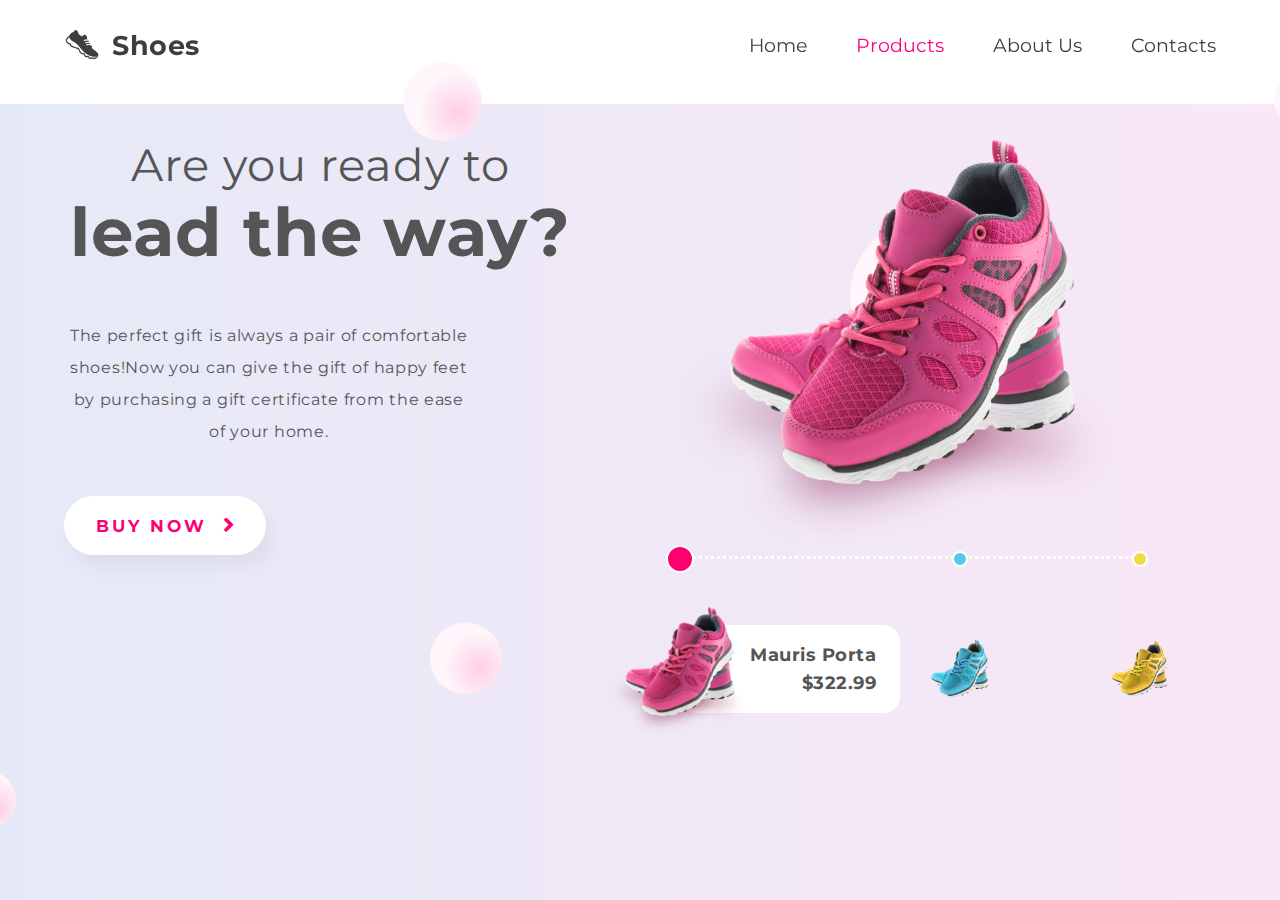
<file: product launching/task1/index.html>
<!DOCTYPE html>
<html lang="en">

<head>
    <meta charset="UTF-8">
    <meta name="viewport" content="width=device-width, initial-scale=1.0">
    <!-- Font Awesome CDN link--> 
    <link rel="stylesheet" href="https://cdnjs.cloudflare.com/ajax/libs/font-awesome/5.15.1/css/all.min.css">
    
    <link rel="stylesheet" href="./style.css">
    
    <!--Montserrat Google Font link -->
    <link href="https://fonts.googleapis.com/css2?family=Montserrat:wght@500&display=swap" rel="stylesheet">
    <title>Product Landing Page</title>
</head>

<body>
    <header>
        
 
        <div class="logo">
            <img src="./feet.png" alt="shoes logo">
            Shoes
        </div>

        <ul class="menu-list">
            <li>Home</li>
            <li class="active">Products</li>
            <li>About Us</li>
            <li>Contacts</li>
        </ul>
           </header>
    <section class="main">
         
 
        <section class="left">
           
 
            <p class="title">Are you ready to <strong> lead the way?</strong></p>
            
 
            <p class="msg">The perfect gift is always a pair of comfortable shoes!Now you can give the gift of happy feet by purchasing a gift certificate from the ease of your home.</p>
            <button class="cta"><span>Buy now</span>
            <i class="fas fa-angle-right"></i></button>
        </section>

        <section class="right">
            <img src="./pink.png" alt="Shoes">
            <div class="colors">
                <div class="item pink active">
                    <div class="color-selector"></div>
                    <div class="additional-info">
                        <p>Mauris Porta</p>
                        <p>$322.99</p>
                    </div>
                    <img src="./pink_small.png" >
                </div>
                <div class="item blue">
                    <div class="color-selector"></div>
                    <img src="./blue_small.png" >
                </div>
                <div class="item yellow">
                    <div class="color-selector"></div>
                    <img src="./yellow_small.png" >
                </div>
            </div>
        </section>

    </section>
</body>

</html>
</file>
<file: product launching/task1/style.css>
* {
    margin: 0;
    padding: 0;
    box-sizing: border-box;
    font-family: 'Montserrat', sans-serif;
}

body {
    min-height: 100vh;
    display: flex;
    flex-direction: column;
    color: #3e3e3e;
    background: url(./images/bk.png) no-repeat 0 0;
    background-size: cover;
}

header {
    position: fixed;
    top: 0;
    height: 90px;
    width: 100%;
    display: flex;
    justify-content: space-between;
    align-items: center;
    padding: 0 64px;
    font-size: 1.2em;
    z-index: 2;
}

.logo {
    cursor: pointer;
    display: flex;
    align-items: center;
    font-weight: bold;
    font-size: 1.4em;
    letter-spacing: 0.5px;
}

.logo img {
    width: 40px;
    margin-right: 8px;
}

.menu-list li {
    list-style: none;
    display: inline-block;
    margin-left: 44px;
    cursor: pointer;
    transition: color 0.5s;
}

.menu-list li.active,
.menu-list li:hover {
    color: #ff0073;
}
body {
    margin: 0;
    padding: 0;
    height: 100vh;
    display: flex;
    align-items: center;
    justify-content: center;
    text-align: center;
    font-family: 'Arial', sans-serif;
    background-image: url('./bk.png'); /* Specify the path to your background image */
    background-size: cover;
    background-position: center;
}

.launch-page {
    background-color: rgba(255, 255, 255, 0.8); /* Add a semi-transparent background to make text readable */
    padding: 20px;
    border-radius: 10px;
}

h1 {
    color: #333;
}

p {
    color: #555;
}

.main {
    padding-top: 90px;
    position: relative;
    flex: 1;
    display: flex;
}

.left {
    max-width: 50%;
    padding: 0 64px;
}

.title {
    font-size: 2.8em;
    letter-spacing: 1px;
    margin: 48px auto;
}

.title strong {
    font-size: 1.5em;
    display: block;
    line-height: 80px;
}

.msg {
    max-width: 80%;
    font-size: 1em;
    letter-spacing: 0.7px;
    line-height: 32px;
    margin-bottom: 48px;
}

button.cta {
    border: none;
    outline: none;
    background-color: #fff;
    color: #ff0073;
    padding: 18px 32px;
    display: flex;
    justify-content: center;
    align-items: center;
    border-radius: 30px;
    box-shadow: 7px 12px 20px rgba(0, 0, 0, 0.05);
    cursor: pointer;
    transition: background-color 0.5s;
}

button.cta:hover {
    background-color: #fdf3f8;
}

button span {
    text-transform: uppercase;
    font-size: 1.3em;
    letter-spacing: 3px;
    font-weight: bold;
}

button.cta i {
    font-size: 1.7em;
    margin-left: 16px;
}

/*  Right Side  */

.right {
    padding: 40px 0 0 40px;
    display: flex;
    flex-direction: column;
    align-items: center;
}

.right img {
    max-width: 450px;
}

.colors {
    display: flex;
    border-top: 3px dotted #fff;
}

.colors .item {
    position: relative;
    display: flex;
    justify-content: center;
    align-items: center;
    min-width: 120px;
    min-height: 180px;
    padding-top: 40px;
}

.item img {
    position: relative;
    width: 60px;
    cursor: pointer;
    transition: width 0.5s;
}

.item img:hover {
    width: 70px;
}

.item .color-selector {
    position: absolute;
    top: 0;
    left: 50%;
    background-color: #ff0073;
    width: 16px;
    height: 16px;
    transform: translate(-50%, -50%);
    border: 2px solid #fff;
    border-radius: 50%;
}

.item.blue .color-selector {
    background-color: #57c7e4;
}

.item.yellow .color-selector {
    background-color: #ecdc47;
}

.item:first-child {
    transform: translateX(-50%);
}

.item:last-child {
    transform: translateX(50%);
}

.item.active img {
    width: 130px;
}

.item.active .color-selector {
    width: 28px;
    height: 28px;
}

.item.active {
    min-width: 220px;
}

.additional-info {
    background-color: #fff;
    border-radius: 16px;
    position: absolute;
    left: 50%;
    width: 100%;
    text-align: right;
    padding: 16px 24px;
    line-height: 28px;
    font-size: 1.1em;
    letter-spacing: 0.5px;
    font-weight: bold;
}
</file>
